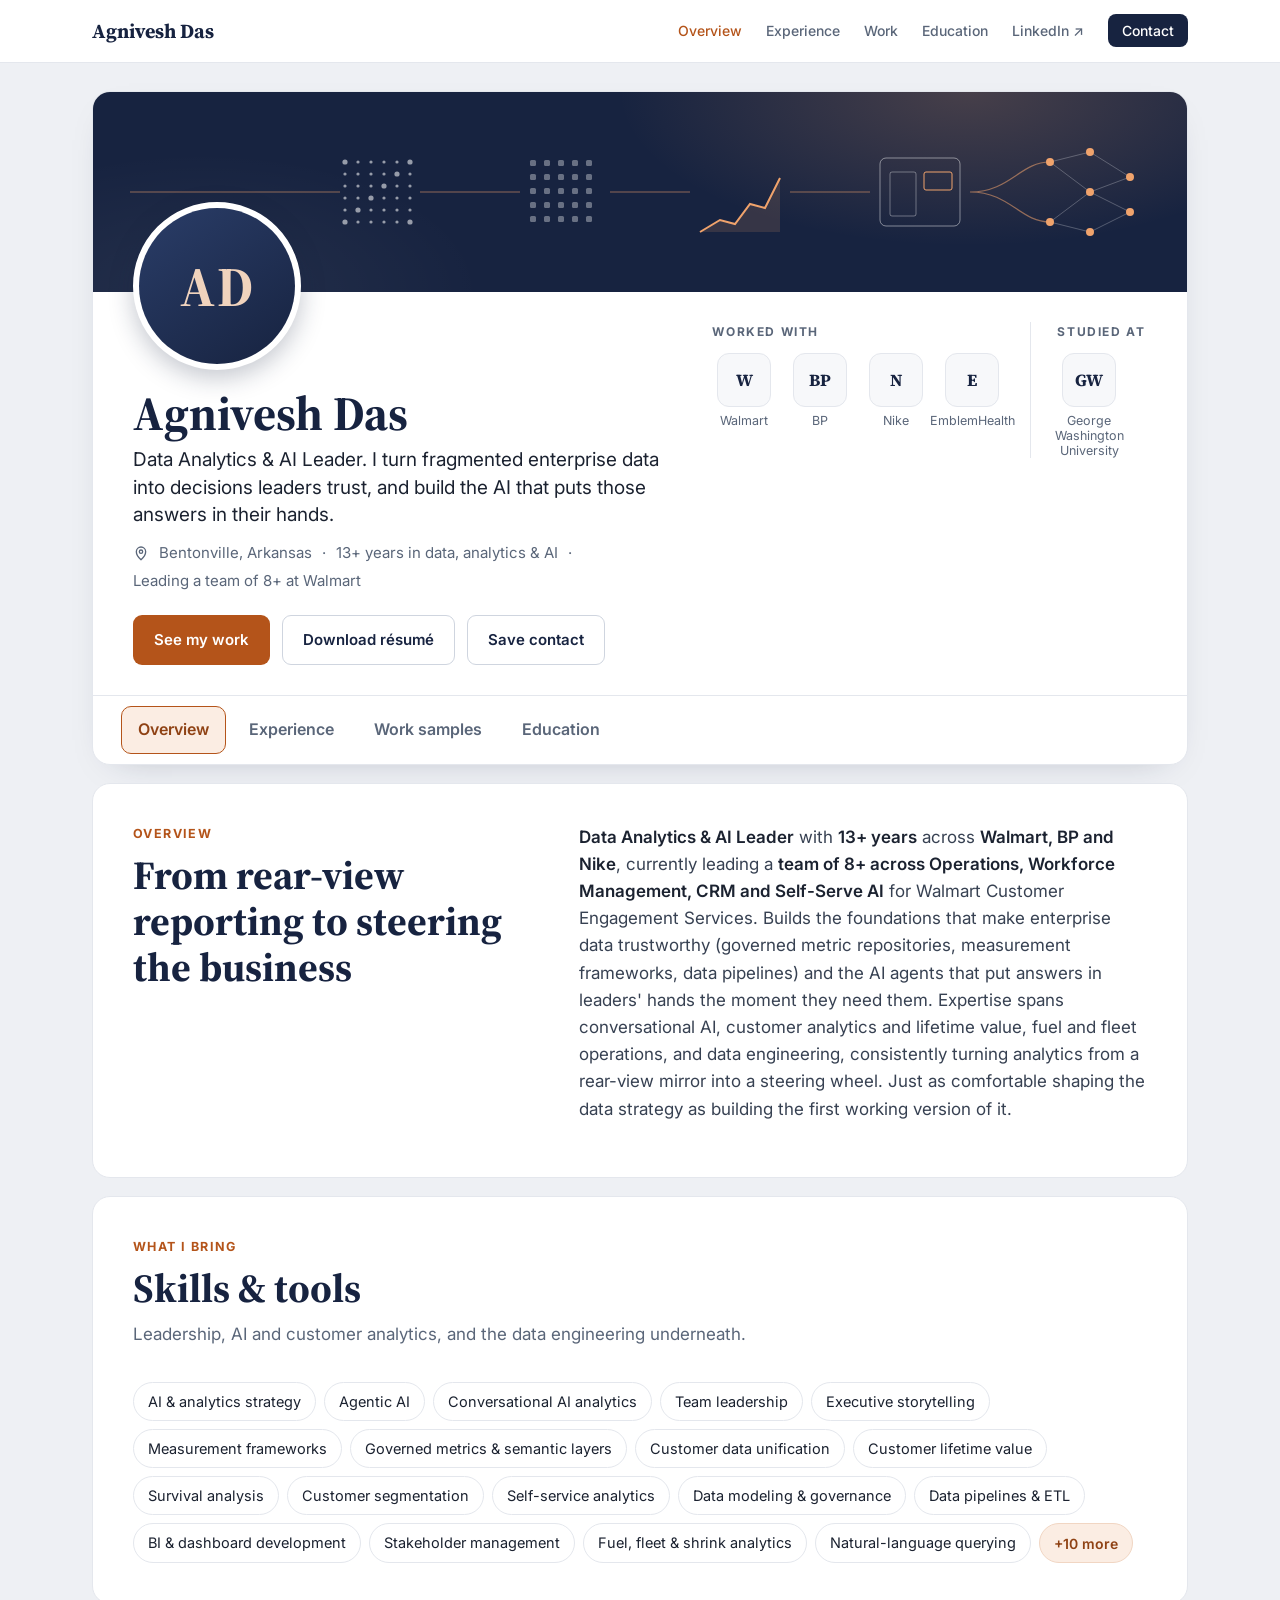
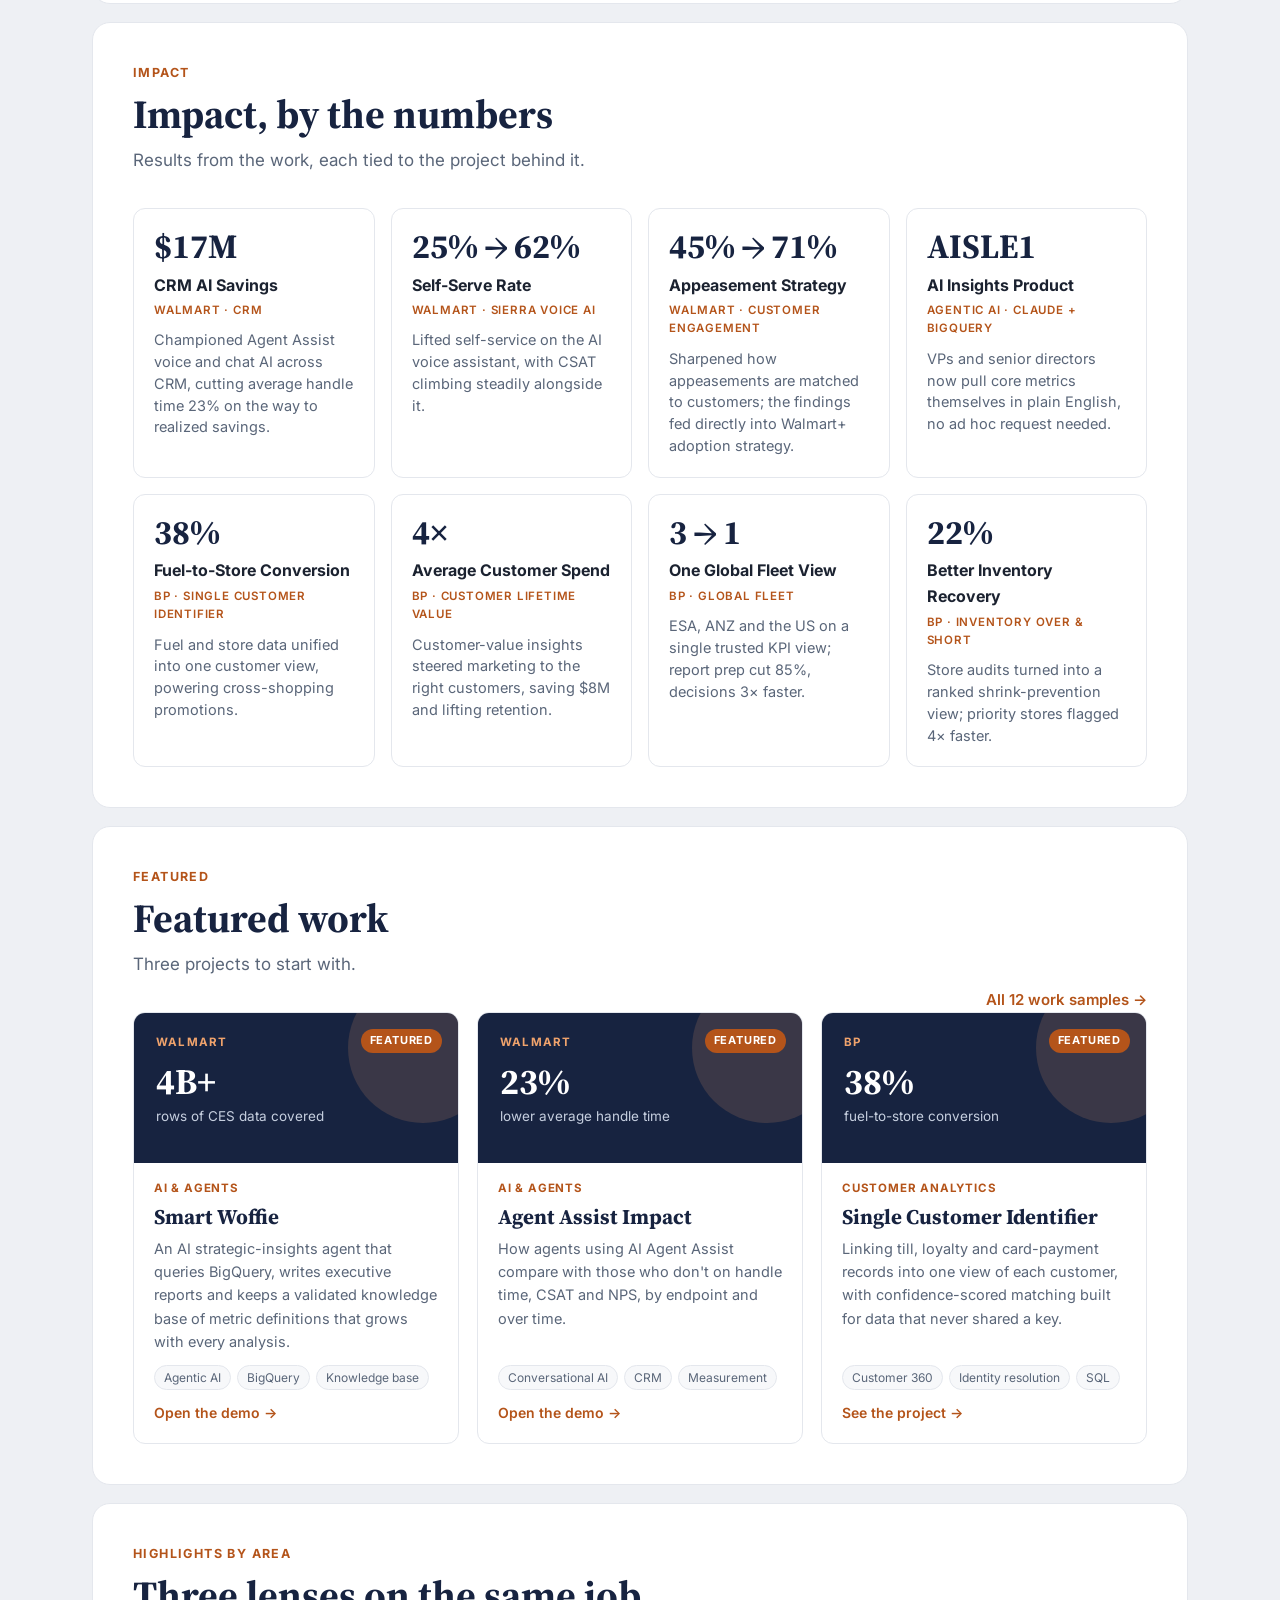
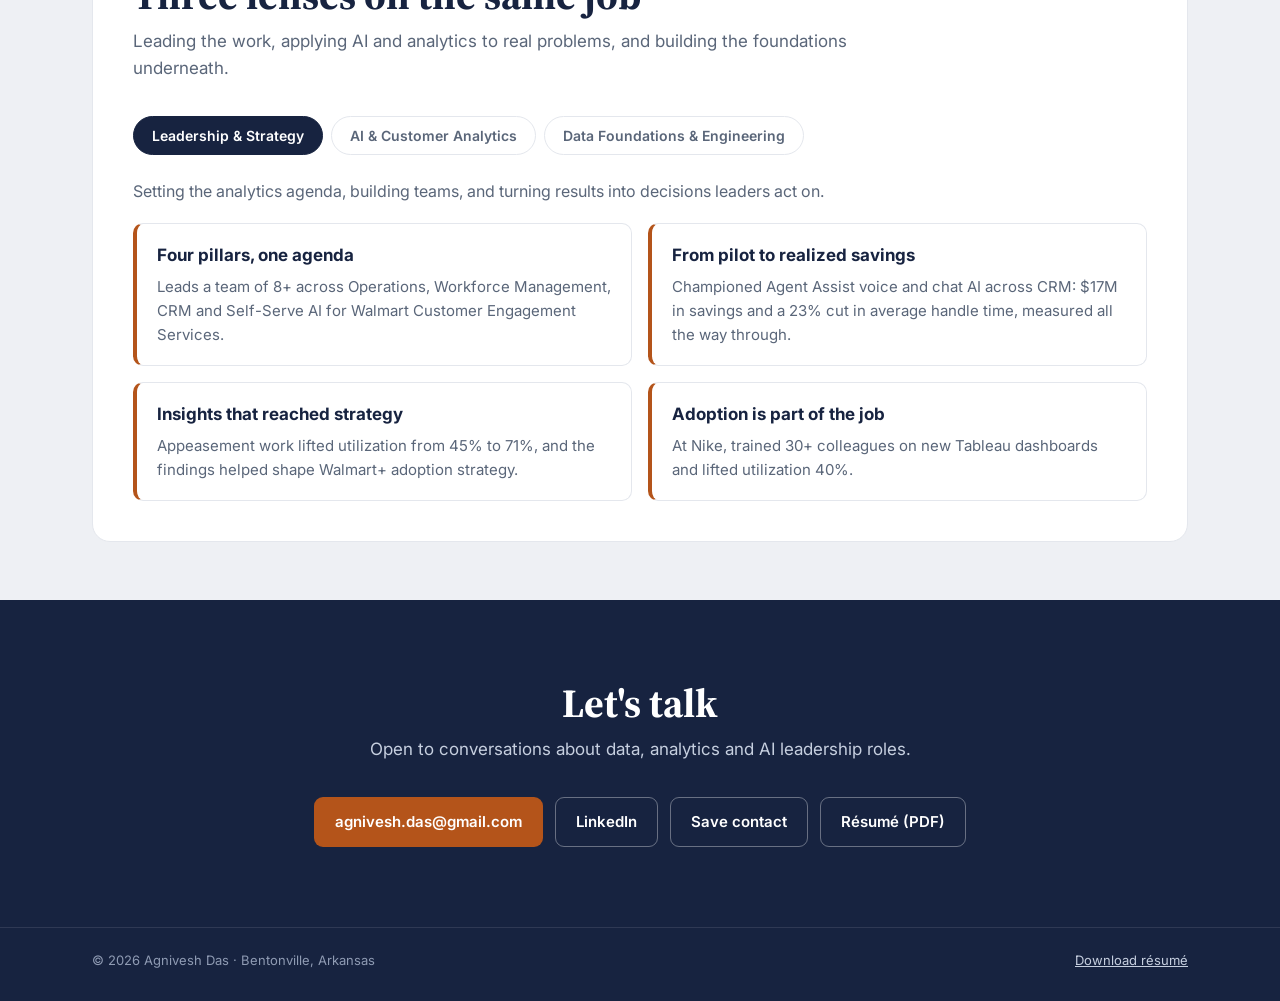
<file: index.html>
<!doctype html>
<html lang="en">
<head>
<meta charset="utf-8">
<meta name="viewport" content="width=device-width, initial-scale=1">
<title>Agnivesh Das · Data Analytics &amp; AI Leader</title>
<meta name="description" content="Agnivesh Das: I turn fragmented enterprise data into decisions leaders trust, and build the AI that puts those answers in their hands.">
<meta property="og:title" content="Agnivesh Das · Data Analytics &amp; AI Leader">
<meta property="og:description" content="I turn fragmented enterprise data into decisions leaders trust, and build the AI that puts those answers in their hands.">
<meta property="og:type" content="website">
<link rel="preconnect" href="https://fonts.googleapis.com">
<link rel="preconnect" href="https://fonts.gstatic.com" crossorigin>
<link href="https://fonts.googleapis.com/css2?family=Inter:wght@400;500;600;700&family=Source+Serif+4:opsz,wght@8..60,600;8..60,700&display=swap" rel="stylesheet">
<style>
  :root {
    --navy: #172340;
    --navy-2: #22335a;
    --ink: #1b2230;
    --muted: #5a6679;
    --faint: #8b95a6;
    --rule: #e4e7ed;
    --bg: #ffffff;
    --bg-soft: #f7f8fa;
    --accent: #b4541a;        /* copper */
    --accent-ink: #8f4214;
    --accent-soft: #fbede3;
    --accent-bright: #f0a36c; /* for use on navy */
    --radius: 12px;
    --max: 1140px;
  }
  * { box-sizing: border-box; }
  html { scroll-behavior: smooth; }
  html, body { overflow-x: clip; }
  body {
    margin: 0; background: var(--bg); color: var(--ink);
    font-family: "Inter", system-ui, -apple-system, "Segoe UI", sans-serif; font-size: 16px; line-height: 1.6;
  }
  a { color: var(--accent); }
  b { font-weight: 600; }
  .wrap { max-width: var(--max); margin: 0 auto; padding: 0 22px; }
  .serif { font-family: "Source Serif 4", Georgia, serif; }

  /* Scroll progress */
  #progress { position: fixed; top: 0; left: 0; height: 3px; width: 0; background: var(--accent); z-index: 30; }

  /* Nav */
  .nav { position: sticky; top: 0; z-index: 20; background: rgba(255,255,255,.96); backdrop-filter: blur(8px); border-bottom: 1px solid var(--rule); }
  .nav .wrap { display: flex; align-items: center; justify-content: space-between; height: 62px; gap: 16px; }
  .brand { font-family: "Source Serif 4", Georgia, serif; font-weight: 700; font-size: 20px; color: var(--navy); text-decoration: none; }
  .nav ul { list-style: none; display: flex; gap: 24px; margin: 0; padding: 0; align-items: center; }
  .nav ul a { color: var(--muted); text-decoration: none; font-size: 14px; font-weight: 500; }
  .nav ul a:hover { color: var(--navy); }
  .nav .pill { background: var(--navy); color: #fff !important; padding: 8px 14px; border-radius: 8px; }
  .menu-btn { display: none; background: none; border: 0; padding: 8px; cursor: pointer; }
  .menu-btn span { display: block; width: 22px; height: 2px; background: var(--navy); margin: 5px 0; }
  .mobile-panel { display: none; border-top: 1px solid var(--rule); background: #fff; padding: 10px 22px 16px; }
  .mobile-panel a { display: block; padding: 9px 0; color: var(--ink); text-decoration: none; font-weight: 500; }
  .mobile-panel.open { display: block; }

  /* Hero */
  .hero { position: relative; background: var(--navy); color: #fff; overflow: hidden; }
  .hero::before {
    content: ""; position: absolute; inset: 0;
    background:
      radial-gradient(600px 320px at 85% 10%, rgba(240,163,108,.18), transparent 70%),
      radial-gradient(500px 300px at 0% 100%, rgba(255,255,255,.06), transparent 70%);
  }
  .hero .wrap { position: relative; padding-top: 84px; padding-bottom: 76px; }
  .eyebrow { color: var(--accent-bright); font-weight: 600; font-size: 13px; letter-spacing: 1.4px; text-transform: uppercase; }
  .hero h1 { font-family: "Source Serif 4", Georgia, serif; font-size: clamp(42px, 7vw, 72px); line-height: 1.02; margin: 12px 0 18px; font-weight: 700; }
  .hero .line { font-size: clamp(19px, 2.4vw, 24px); max-width: 780px; margin: 0 0 30px; color: #e8ecf4; }
  .cta { display: flex; flex-wrap: wrap; gap: 12px; }
  .btn { display: inline-flex; align-items: center; gap: 8px; padding: 12px 20px; border-radius: 9px; font-weight: 600; font-size: 15px; text-decoration: none; border: 1px solid transparent; }
  .btn.primary { background: var(--accent); color: #fff; }
  .btn.primary:hover { background: var(--accent-ink); }
  .btn.light { background: transparent; color: #fff; border-color: rgba(255,255,255,.35); }
  .btn.light:hover { background: rgba(255,255,255,.08); }
  .btn.outline { color: var(--navy); border-color: var(--navy); background: #fff; }
  .btn.outline:hover { background: var(--bg-soft); }
  .hero .facts { display: flex; flex-wrap: wrap; gap: 28px; margin-top: 44px; padding-top: 26px; border-top: 1px solid rgba(255,255,255,.14); }
  .hero .facts div { font-size: 14px; color: #b9c3d6; }
  .hero .facts b { display: block; font-family: "Source Serif 4", Georgia, serif; font-size: 26px; color: #fff; font-weight: 700; }

  /* Sections */
  section { padding: 80px 0; }
  section.soft { background: var(--bg-soft); border-top: 1px solid var(--rule); border-bottom: 1px solid var(--rule); }
  .kicker { color: var(--accent); font-weight: 700; font-size: 12.5px; letter-spacing: 1.4px; text-transform: uppercase; margin: 0 0 8px; }
  h2 { font-family: "Source Serif 4", Georgia, serif; font-size: clamp(28px, 3.8vw, 40px); line-height: 1.15; margin: 0 0 10px; color: var(--navy); }
  .sub { color: var(--muted); margin: 0 0 34px; max-width: 760px; font-size: 17px; }
  .head-row { display: flex; justify-content: space-between; align-items: flex-end; gap: 20px; }

  /* Impact */
  .impact { display: grid; grid-template-columns: repeat(4, 1fr); gap: 16px; }
  .icard { background: #fff; border: 1px solid var(--rule); border-radius: var(--radius); padding: 20px; transition: box-shadow .2s, transform .2s; }
  .icard:hover { box-shadow: 0 10px 28px rgba(23,35,64,.08); transform: translateY(-2px); }
  .icard .m { font-family: "Source Serif 4", Georgia, serif; font-size: 34px; font-weight: 700; color: var(--navy); line-height: 1.05; }
  .icard .l { font-weight: 700; margin-top: 8px; color: var(--ink); }
  .icard .t { font-size: 11.5px; letter-spacing: .8px; text-transform: uppercase; color: var(--accent); font-weight: 600; margin-top: 3px; }
  .icard .d { font-size: 14.5px; color: var(--muted); margin-top: 10px; line-height: 1.5; }

  /* About */
  .about { display: grid; grid-template-columns: 1fr 1.4fr; gap: 48px; align-items: start; }
  .about p:not(.kicker) { color: #374152; font-size: 17px; margin: 0 0 14px; }
  .about p b { color: var(--ink); }

  /* Lenses (tabs) */
  .tabs { display: flex; gap: 8px; flex-wrap: wrap; margin-bottom: 24px; }
  .tab { border: 1px solid var(--rule); background: #fff; color: var(--muted); padding: 10px 18px; border-radius: 99px; font: 600 14px "Inter", sans-serif; cursor: pointer; }
  .tab[aria-selected="true"] { background: var(--navy); border-color: var(--navy); color: #fff; }
  .panel { display: none; }
  .panel.active { display: block; }
  .panel .blurb { color: var(--muted); margin: 0 0 18px; }
  .lgrid { display: grid; grid-template-columns: repeat(2, 1fr); gap: 16px; }
  .lcard { background: #fff; border: 1px solid var(--rule); border-left: 4px solid var(--accent); border-radius: 10px; padding: 18px 20px; }
  .lcard h3 { margin: 0 0 6px; font-size: 17px; color: var(--navy); }
  .lcard p { margin: 0; color: var(--muted); font-size: 15px; }

  /* Timeline */
  .timeline { position: relative; margin-left: 8px; }
  .timeline::before { content: ""; position: absolute; left: 0; top: 6px; bottom: 6px; width: 2px; background: var(--rule); }
  .tl { position: relative; padding: 0 0 30px 32px; }
  .tl::before { content: ""; position: absolute; left: -6px; top: 6px; width: 14px; height: 14px; border-radius: 50%; background: #fff; border: 3px solid var(--accent); }
  .tl .when { font-size: 13px; color: var(--faint); font-weight: 600; letter-spacing: .4px; }
  .tl h3 { margin: 2px 0 0; font-size: 18px; color: var(--navy); }
  .tl .org { color: var(--accent); font-weight: 600; font-size: 14.5px; }
  .tl ul { margin: 10px 0 0; padding-left: 18px; }
  .tl li { color: var(--muted); margin-bottom: 7px; font-size: 15.5px; }
  .tl li b { color: var(--ink); }

  /* Education */
  .edu { display: grid; grid-template-columns: repeat(2, 1fr); gap: 16px; }
  .ecard { background: #fff; border: 1px solid var(--rule); border-radius: 10px; padding: 18px 20px; }
  .ecard b { display: block; color: var(--navy); }
  .ecard span { color: var(--muted); font-size: 15px; }

  /* Contact */
  .contact { background: var(--navy); color: #fff; text-align: center; }
  .contact h2 { color: #fff; }
  .contact .sub { color: #c6cfdf; margin-left: auto; margin-right: auto; }
  .contact .cta { justify-content: center; }
  footer { background: var(--navy); border-top: 1px solid rgba(255,255,255,.1); color: #8f9bb3; font-size: 13px; padding: 22px 0 30px; }
  footer .wrap { display: flex; justify-content: space-between; gap: 12px; flex-wrap: wrap; }


  /* Hero layout + photo slot */
  .hero-grid { display: grid; grid-template-columns: 1fr 260px; gap: 48px; align-items: center; }
  .hero .intro { font-size: 16.5px; color: #c6cfdf; max-width: 680px; margin: -12px 0 26px; }
  .photo { width: 240px; height: 240px; border-radius: 50%; overflow: hidden; border: 3px solid rgba(240,163,108,.55); box-shadow: 0 0 0 10px rgba(255,255,255,.04); justify-self: end; }
  .photo img { width: 100%; height: 100%; object-fit: cover; display: block; }
  .photo .mono { width: 100%; height: 100%; display: grid; place-items: center; background: linear-gradient(145deg, #2a3d68, #172340); font: 700 76px "Source Serif 4", Georgia, serif; color: #f0d3bd; letter-spacing: 2px; }
  .worked { display: flex; flex-wrap: wrap; align-items: center; gap: 10px 22px; margin-top: 38px; padding-top: 24px; border-top: 1px solid rgba(255,255,255,.14); }
  .worked small { color: #8f9bb3; font-size: 12px; letter-spacing: 1.2px; text-transform: uppercase; font-weight: 600; }
  .worked span { font-family: "Source Serif 4", Georgia, serif; font-weight: 700; font-size: 19px; color: #fff; }
  .worked .edu-badge { font-family: "Inter", sans-serif; font-size: 13px; font-weight: 600; color: var(--accent-bright); border: 1px solid rgba(240,163,108,.45); padding: 4px 11px; border-radius: 99px; }

  /* What I bring */
  .skills { display: flex; flex-wrap: wrap; gap: 8px; }
  .skill { background: #fff; border: 1px solid var(--rule); border-radius: 99px; padding: 7px 14px; font-size: 14.5px; color: var(--ink); }
  .skill.more { display: none; }
  .skills.open .skill.more { display: inline-block; }
  .skill-toggle { background: var(--accent-soft); color: var(--accent-ink); border: 1px solid #f1d6c3; border-radius: 99px; padding: 7px 14px; font: 600 14px "Inter", sans-serif; cursor: pointer; }

  /* Featured + work cards */
  .fgrid { display: grid; grid-template-columns: repeat(3, 1fr); gap: 18px; }
  .wgrid { display: grid; grid-template-columns: repeat(3, 1fr); gap: 18px; }
  .sample { background: #fff; border: 1px solid var(--rule); border-radius: var(--radius); overflow: hidden; text-decoration: none; color: inherit; display: flex; flex-direction: column; transition: box-shadow .2s, transform .2s; }
  .sample:hover { box-shadow: 0 12px 30px rgba(23,35,64,.10); transform: translateY(-3px); }
  .sample[hidden] { display: none; }
  .thumb { background: var(--navy); color: #fff; padding: 20px 22px 18px; position: relative; overflow: hidden; min-height: 132px; }
  .thumb::after { content: ""; position: absolute; right: -40px; top: -40px; width: 150px; height: 150px; border-radius: 50%; background: rgba(240,163,108,.16); }
  .thumb .co { font-size: 11.5px; letter-spacing: 1.2px; text-transform: uppercase; color: var(--accent-bright); font-weight: 700; }
  .thumb .big { font-family: "Source Serif 4", Georgia, serif; font-size: 36px; font-weight: 700; margin-top: 12px; line-height: 1; }
  .thumb .bl { color: #c6cfdf; font-size: 13.5px; margin-top: 6px; }
  .feat .thumb { min-height: 150px; }
  .feat .badge { position: absolute; top: 16px; right: 16px; z-index: 1; font-size: 11px; font-weight: 700; letter-spacing: .8px; text-transform: uppercase; background: var(--accent); color: #fff; padding: 3px 9px; border-radius: 99px; }
  .sbody { padding: 16px 20px 18px; display: flex; flex-direction: column; flex: 1; }
  .cat { font-size: 11.5px; font-weight: 700; letter-spacing: .8px; text-transform: uppercase; color: var(--accent); margin-bottom: 6px; }
  .sbody h3 { font-family: "Source Serif 4", Georgia, serif; font-size: 21px; margin: 0 0 8px; color: var(--navy); line-height: 1.2; }
  .sbody p { color: var(--muted); font-size: 14.5px; margin: 0 0 12px; flex: 1; }
  .tags { display: flex; flex-wrap: wrap; gap: 6px; }
  .tag { font-size: 12px; background: var(--bg-soft); border: 1px solid var(--rule); color: var(--muted); padding: 2px 9px; border-radius: 99px; }
  .go { margin-top: 12px; font-weight: 600; font-size: 14px; color: var(--accent); }
  .all-link { font-weight: 600; font-size: 15px; color: var(--accent); text-decoration: none; white-space: nowrap; }
  .filters { display: flex; flex-wrap: wrap; gap: 8px; margin-bottom: 22px; }
  .chip { border: 1px solid var(--rule); background: #fff; color: var(--muted); padding: 8px 15px; border-radius: 99px; font: 600 14px "Inter", sans-serif; cursor: pointer; }
  .chip span { color: var(--faint); font-weight: 500; margin-left: 4px; }
  .chip[aria-pressed="true"] { background: var(--navy); border-color: var(--navy); color: #fff; }
  .chip[aria-pressed="true"] span { color: #b9c3d6; }
  .sub-h { font: 700 13px "Inter", sans-serif; letter-spacing: 1px; text-transform: uppercase; color: var(--faint); margin: 0 0 14px; }

  /* Experience grouped by employer */
  .emp { display: grid; grid-template-columns: 230px 1fr; gap: 28px; padding: 28px 0; border-top: 1px solid var(--rule); }
  .emp:first-of-type { border-top: 0; padding-top: 4px; }
  .emp[hidden] { display: none; }
  .emp-name { font-family: "Source Serif 4", Georgia, serif; font-size: 24px; font-weight: 700; color: var(--navy); line-height: 1.15; }
  .emp-meta { color: var(--faint); font-size: 14px; margin-top: 6px; }
  .role { position: relative; padding: 0 0 22px 26px; }
  .role:last-child { padding-bottom: 0; }
  .role::before { content: ""; position: absolute; left: 0; top: 7px; width: 11px; height: 11px; border-radius: 50%; border: 3px solid var(--accent); background: #fff; }
  .role::after { content: ""; position: absolute; left: 6px; top: 22px; bottom: 2px; width: 2px; background: var(--rule); }
  .role:last-child::after { display: none; }
  .role h3 { margin: 0; font-size: 17.5px; color: var(--navy); }
  .role .when { font-size: 13.5px; color: var(--faint); font-weight: 600; margin-top: 2px; }
  .role .ctx { color: var(--accent-ink); font-size: 14px; margin-top: 6px; }
  .role p { color: var(--muted); font-size: 15px; margin: 6px 0 0; }
  .role p b { color: var(--ink); font-weight: 600; }
  .more-roles { margin-top: 18px; background: #fff; border: 1px solid var(--rule); border-radius: 99px; padding: 9px 18px; font: 600 14px "Inter", sans-serif; color: var(--navy); cursor: pointer; }
  .more-roles:hover { border-color: var(--navy); }


  /* ---- Profile card + tabbed sections (one section visible at a time) ---- */
  body { background: #eef0f4; }
  .page { max-width: 1140px; margin: 0 auto; padding: 0 22px; }
  .profile { background: #fff; border: 1px solid var(--rule); border-radius: 18px; overflow: hidden; margin-top: 28px; box-shadow: 0 12px 36px -24px rgba(23,35,64,.35); }
  .banner { position: relative; height: 200px; background: var(--navy); overflow: hidden; }
  .banner::before { content: ""; position: absolute; inset: 0; background: radial-gradient(500px 220px at 80% 0%, rgba(240,163,108,.22), transparent 70%), radial-gradient(400px 200px at 10% 100%, rgba(255,255,255,.06), transparent 70%); }
  .banner svg { position: absolute; inset: 0; width: 100%; height: 100%; }
  .pbody { position: relative; display: grid; grid-template-columns: 1.25fr 1fr; gap: 36px; padding: 0 40px 30px; }
  .avatar { width: 168px; height: 168px; border-radius: 50%; border: 6px solid #fff; margin-top: -90px; overflow: hidden; background: #fff; box-shadow: 0 8px 24px rgba(23,35,64,.25); position: relative; z-index: 1; }
  .avatar img { width: 100%; height: 100%; object-fit: cover; display: block; }
  .avatar .mono { width: 100%; height: 100%; display: grid; place-items: center; background: linear-gradient(145deg, #2a3d68, #172340); font: 700 56px "Source Serif 4", Georgia, serif; color: #f0d3bd; letter-spacing: 2px; }
  .pbody h1 { font-family: "Source Serif 4", Georgia, serif; font-size: clamp(34px, 4.6vw, 48px); line-height: 1.05; color: var(--navy); margin: 18px 0 8px; }
  .pbody .headline { font-size: 19px; color: var(--ink); margin: 0 0 12px; line-height: 1.45; }
  .pbody .pitch { color: var(--muted); font-size: 16.5px; margin: 0 0 16px; line-height: 1.65; }
  .pbody .meta { color: var(--muted); font-size: 15px; display: flex; flex-wrap: wrap; gap: 4px 10px; align-items: center; margin-bottom: 22px; }
  .pbody .meta svg { width: 16px; height: 16px; flex: none; }
  .pbody .cta .btn.primary { background: var(--accent); color: #fff; }
  .btn.ghost { background: #fff; color: var(--navy); border-color: #cfd5df; }
  .btn.ghost:hover { border-color: var(--navy); }
  .orgs { display: flex; gap: 26px; padding-top: 30px; align-self: start; }
  .orgs .grp + .grp { border-left: 1px solid var(--rule); padding-left: 26px; }
  .orgs h4 { margin: 0 0 12px; font-size: 12px; letter-spacing: 1.6px; text-transform: uppercase; color: var(--muted); font-weight: 700; }
  .tiles { display: flex; flex-wrap: wrap; gap: 12px; }
  .otile { display: flex; flex-direction: column; align-items: center; gap: 6px; width: 64px; }
  .otile i { width: 54px; height: 54px; border-radius: 12px; border: 1px solid var(--rule); background: var(--bg-soft); display: grid; place-items: center; font: 700 17px "Source Serif 4", Georgia, serif; font-style: normal; color: var(--navy); }
  .otile span { font-size: 12.5px; color: var(--muted); text-align: center; line-height: 1.2; }
  .tabbar { display: flex; gap: 6px; border-top: 1px solid var(--rule); padding: 10px 28px; overflow-x: auto; scrollbar-width: none; scroll-margin-top: 70px; }
  .tabbar::-webkit-scrollbar { display: none; }
  .tabbar a { flex: none; padding: 10px 16px; border-radius: 10px; color: var(--muted); text-decoration: none; font-weight: 600; font-size: 16px; border: 1.5px solid transparent; }
  .tabbar a:hover { color: var(--navy); background: var(--bg-soft); }
  .tabbar a[aria-selected="true"] { color: var(--accent-ink); border-color: var(--accent); background: var(--accent-soft); }
  .nav ul a[aria-current="true"] { color: var(--accent); }
  .panels { padding: 18px 0 40px; }
  .js [data-panel][hidden] { display: none; }
  section.block { padding: 0; margin: 0 0 18px; }
  section.block > .wrap { background: #fff; border: 1px solid var(--rule); border-radius: 18px; padding: 40px; max-width: none; }
  section.block .about { gap: 40px; }
  .contact { margin-top: 0; }

  @media (max-width: 980px) {
    .impact { grid-template-columns: repeat(2, 1fr); }
    .about { grid-template-columns: 1fr; gap: 10px; }
    .fgrid, .wgrid { grid-template-columns: repeat(2, 1fr); }
    .hero-grid { grid-template-columns: 1fr 190px; gap: 28px; }
    .photo { width: 180px; height: 180px; } .photo .mono { font-size: 58px; }
    .nav ul { gap: 16px; }
  }
  @media (max-width: 760px) {
    .nav ul { display: none; }
    .menu-btn { display: block; }
    .hero .wrap { padding-top: 44px; padding-bottom: 50px; }
    .hero-grid { grid-template-columns: 1fr; }
    .photo { order: -1; justify-self: start; width: 112px; height: 112px; border-width: 2px; } .photo .mono { font-size: 38px; }
    section { padding: 58px 0; }
    .impact, .lgrid, .edu, .fgrid, .wgrid { grid-template-columns: 1fr; }
    .emp { grid-template-columns: 1fr; gap: 14px; }
    .head-row { flex-direction: column; align-items: flex-start; gap: 0; }
    .head-row .all-link { margin: -18px 0 22px; }
  }
  @media (max-width: 980px) {
    .pbody { grid-template-columns: 1fr; gap: 0; }
    .orgs { padding-top: 18px; }
  }
  @media (max-width: 760px) {
    .page { padding: 0 12px; }
    .profile { margin-top: 12px; border-radius: 14px; }
    .banner { height: 130px; }
    .pbody { padding: 0 20px 22px; }
    .avatar { width: 112px; height: 112px; margin-top: -60px; border-width: 4px; }
    .avatar .mono { font-size: 38px; }
    .orgs { flex-direction: column; gap: 16px; }
    .orgs .grp + .grp { border-left: 0; padding-left: 0; }
    .tabbar { padding: 8px 12px; }
    .tabbar a { font-size: 15px; padding: 9px 13px; }
    section.block > .wrap { padding: 26px 20px; border-radius: 14px; }
  }
</style>
</head>
<body>
<div id="progress"></div>

<nav class="nav">
  <div class="wrap">
    <a class="brand" href="#overview">Agnivesh Das</a>
    <ul>
      <li><a href="#overview" data-tab-link="overview">Overview</a></li>
      <li><a href="#experience" data-tab-link="experience">Experience</a></li>
      <li><a href="#work" data-tab-link="work">Work</a></li>
      <li><a href="#education" data-tab-link="education">Education</a></li>
      <li><a href="https://www.linkedin.com/in/agnivesh-das/" target="_blank" rel="noopener">LinkedIn ↗</a></li>
      <li><a class="pill" href="#contact">Contact</a></li>
    </ul>
    <button class="menu-btn" id="menuBtn" aria-label="Open menu" aria-expanded="false"><span></span><span></span><span></span></button>
  </div>
  <div class="mobile-panel" id="mobilePanel">
    <a href="#overview">Overview</a><a href="#experience">Experience</a><a href="#work">Work</a><a href="#education">Education</a>
    <a href="#contact">Contact</a><a href="https://www.linkedin.com/in/agnivesh-das/" target="_blank" rel="noopener">LinkedIn ↗</a>
  </div>
</nav>

<div class="page">
  <!-- Profile card -->
  <header class="profile" id="top">
    <div class="banner">
      <svg viewBox="0 0 1100 200" preserveAspectRatio="xMidYMid slice" aria-hidden="true">
        <g fill="none" stroke="rgba(240,163,108,.55)" stroke-width="1.2"><path d="M40 100 H250"/><path d="M330 100 H430"/><path d="M520 100 H600"/><path d="M700 100 H780"/><path d="M880 100 C 920 100, 930 70, 960 70 M880 100 C 920 100, 930 130, 960 130"/></g>
        <g fill="rgba(255,255,255,.55)"><circle cx="255" cy="70" r="2.6"/><circle cx="268" cy="70" r="1.6"/><circle cx="281" cy="70" r="1.6"/><circle cx="294" cy="70" r="1.6"/><circle cx="307" cy="70" r="1.6"/><circle cx="320" cy="70" r="2.6"/><circle cx="255" cy="82" r="1.6"/><circle cx="268" cy="82" r="1.6"/><circle cx="281" cy="82" r="1.6"/><circle cx="294" cy="82" r="1.6"/><circle cx="307" cy="82" r="2.6"/><circle cx="320" cy="82" r="1.6"/><circle cx="255" cy="94" r="1.6"/><circle cx="268" cy="94" r="1.6"/><circle cx="281" cy="94" r="1.6"/><circle cx="294" cy="94" r="2.6"/><circle cx="307" cy="94" r="1.6"/><circle cx="320" cy="94" r="1.6"/><circle cx="255" cy="106" r="1.6"/><circle cx="268" cy="106" r="1.6"/><circle cx="281" cy="106" r="2.6"/><circle cx="294" cy="106" r="1.6"/><circle cx="307" cy="106" r="1.6"/><circle cx="320" cy="106" r="1.6"/><circle cx="255" cy="118" r="1.6"/><circle cx="268" cy="118" r="2.6"/><circle cx="281" cy="118" r="1.6"/><circle cx="294" cy="118" r="1.6"/><circle cx="307" cy="118" r="1.6"/><circle cx="320" cy="118" r="1.6"/><circle cx="255" cy="130" r="2.6"/><circle cx="268" cy="130" r="1.6"/><circle cx="281" cy="130" r="1.6"/><circle cx="294" cy="130" r="1.6"/><circle cx="307" cy="130" r="1.6"/><circle cx="320" cy="130" r="2.6"/></g>
        <g fill="rgba(255,255,255,.35)"><rect x="440" y="68" width="6" height="6" rx="1.5"/><rect x="454" y="68" width="6" height="6" rx="1.5"/><rect x="468" y="68" width="6" height="6" rx="1.5"/><rect x="482" y="68" width="6" height="6" rx="1.5"/><rect x="496" y="68" width="6" height="6" rx="1.5"/><rect x="440" y="82" width="6" height="6" rx="1.5"/><rect x="454" y="82" width="6" height="6" rx="1.5"/><rect x="468" y="82" width="6" height="6" rx="1.5"/><rect x="482" y="82" width="6" height="6" rx="1.5"/><rect x="496" y="82" width="6" height="6" rx="1.5"/><rect x="440" y="96" width="6" height="6" rx="1.5"/><rect x="454" y="96" width="6" height="6" rx="1.5"/><rect x="468" y="96" width="6" height="6" rx="1.5"/><rect x="482" y="96" width="6" height="6" rx="1.5"/><rect x="496" y="96" width="6" height="6" rx="1.5"/><rect x="440" y="110" width="6" height="6" rx="1.5"/><rect x="454" y="110" width="6" height="6" rx="1.5"/><rect x="468" y="110" width="6" height="6" rx="1.5"/><rect x="482" y="110" width="6" height="6" rx="1.5"/><rect x="496" y="110" width="6" height="6" rx="1.5"/><rect x="440" y="124" width="6" height="6" rx="1.5"/><rect x="454" y="124" width="6" height="6" rx="1.5"/><rect x="468" y="124" width="6" height="6" rx="1.5"/><rect x="482" y="124" width="6" height="6" rx="1.5"/><rect x="496" y="124" width="6" height="6" rx="1.5"/></g>
        <path d="M610 140 L630 128 L645 132 L660 112 L675 116 L690 86" stroke="#f0a36c" stroke-width="2" fill="none"/><path d="M610 140 L630 128 L645 132 L660 112 L675 116 L690 86 V140 Z" fill="rgba(240,163,108,.14)"/>
        <rect x="790" y="66" width="80" height="68" rx="6" fill="none" stroke="rgba(255,255,255,.45)"/><rect x="800" y="80" width="26" height="44" rx="2" fill="none" stroke="rgba(255,255,255,.35)"/><rect x="834" y="80" width="28" height="18" rx="2" fill="none" stroke="#f0a36c"/>
        <g stroke="rgba(255,255,255,.25)"><line x1="960" y1="70" x2="1000" y2="60"/><line x1="960" y1="70" x2="1000" y2="100"/><line x1="960" y1="130" x2="1000" y2="100"/><line x1="960" y1="130" x2="1000" y2="140"/><line x1="1000" y1="60" x2="1040" y2="85"/><line x1="1000" y1="100" x2="1040" y2="85"/><line x1="1000" y1="100" x2="1040" y2="120"/><line x1="1000" y1="140" x2="1040" y2="120"/></g>
        <g fill="#f0a36c"><circle cx="960" cy="70" r="4"/><circle cx="960" cy="130" r="4"/><circle cx="1000" cy="60" r="4"/><circle cx="1000" cy="100" r="4"/><circle cx="1000" cy="140" r="4"/><circle cx="1040" cy="85" r="4"/><circle cx="1040" cy="120" r="4"/></g>
      </svg>
    </div>
    <div class="pbody">
      <div>
        <!-- Photo: set SITE["photo"] in site_content.py; initials show until then. -->
        <div class="avatar"><div class="mono" aria-label="Agnivesh Das">AD</div></div>
        <h1>Agnivesh Das</h1>
        <p class="headline">Data Analytics &amp; AI Leader. I turn fragmented enterprise data into decisions leaders trust, and build the AI that puts those answers in their hands.</p>
        <div class="meta">
          <svg viewBox="0 0 24 24" fill="none" stroke="currentColor" stroke-width="2"><path d="M12 22s7-6.2 7-12a7 7 0 1 0-14 0c0 5.8 7 12 7 12z"/><circle cx="12" cy="10" r="2.5"/></svg>
          <span>Bentonville, Arkansas</span><span>·</span><span>13+ years in data, analytics &amp; AI</span><span>·</span><span>Leading a team of 8+ at Walmart</span>
        </div>
        <div class="cta">
          <a class="btn primary" href="#work">See my work</a>
          <a class="btn ghost" href="Agnivesh_Das_Resume.pdf" download>Download résumé</a>
          <a class="btn ghost" href="Agnivesh_Das.vcf" download>Save contact</a>
        </div>
      </div>
      <div class="orgs">
        <div class="grp"><h4>Worked with</h4><div class="tiles"><div class="otile"><i>W</i><span>Walmart</span></div><div class="otile"><i>BP</i><span>BP</span></div><div class="otile"><i>N</i><span>Nike</span></div><div class="otile"><i>E</i><span>EmblemHealth</span></div></div></div>
        <div class="grp"><h4>Studied at</h4><div class="tiles"><div class="otile"><i>GW</i><span>George Washington University</span></div></div></div>
      </div>
    </div>
    <nav class="tabbar" id="tabbar" role="tablist" aria-label="Sections">
      <a href="#overview" role="tab" data-tab="overview" aria-selected="true">Overview</a>
      <a href="#experience" role="tab" data-tab="experience" aria-selected="false">Experience</a>
      <a href="#work" role="tab" data-tab="work" aria-selected="false">Work samples</a>
      <a href="#education" role="tab" data-tab="education" aria-selected="false">Education</a>
    </nav>
  </header>



  <main class="panels">
    <div data-panel="overview" id="overview" role="tabpanel">
<section class="block" id="about">
  <div class="wrap about">
    <div>
      <p class="kicker">Overview</p>
      <h2>From rear-view reporting to steering the business</h2>
    </div>
    <div><p><b>Data Analytics & AI Leader</b> with <b>13+ years</b> across <b>Walmart, BP and Nike</b>, currently leading a <b>team of 8+ across Operations, Workforce Management, CRM and Self-Serve AI</b> for Walmart Customer Engagement Services. Builds the foundations that make enterprise data trustworthy (governed metric repositories, measurement frameworks, data pipelines) and the AI agents that put answers in leaders' hands the moment they need them. Expertise spans conversational AI, customer analytics and lifetime value, fuel and fleet operations, and data engineering, consistently turning analytics from a rear-view mirror into a steering wheel. Just as comfortable shaping the data strategy as building the first working version of it.</p></div>
  </div>
</section>
<section class="block" id="skills">
  <div class="wrap">
    <p class="kicker">What I bring</p>
    <h2>Skills &amp; tools</h2>
    <p class="sub">Leadership, AI and customer analytics, and the data engineering underneath.</p>
    <div class="skills" id="skills-list">
      <span class="skill">AI &amp; analytics strategy</span><span class="skill">Agentic AI</span><span class="skill">Conversational AI analytics</span><span class="skill">Team leadership</span><span class="skill">Executive storytelling</span><span class="skill">Measurement frameworks</span><span class="skill">Governed metrics &amp; semantic layers</span><span class="skill">Customer data unification</span><span class="skill">Customer lifetime value</span><span class="skill">Survival analysis</span><span class="skill">Customer segmentation</span><span class="skill">Self-service analytics</span><span class="skill">Data modeling &amp; governance</span><span class="skill">Data pipelines &amp; ETL</span><span class="skill">BI &amp; dashboard development</span><span class="skill">Stakeholder management</span><span class="skill">Fuel, fleet &amp; shrink analytics</span><span class="skill">Natural-language querying</span><span class="skill more">SQL</span><span class="skill more">Python</span><span class="skill more">PySpark</span><span class="skill more">BigQuery</span><span class="skill more">AWS</span><span class="skill more">Teradata</span><span class="skill more">Palantir Foundry</span><span class="skill more">Tableau</span><span class="skill more">Power BI</span><span class="skill more">Claude</span>
      <button class="skill-toggle" id="skillsBtn" aria-expanded="false">+10 more</button>
    </div>
  </div>
</section>
<section class="block" id="impact">
  <div class="wrap">
    <p class="kicker">Impact</p>
    <h2>Impact, by the numbers</h2>
    <p class="sub">Results from the work, each tied to the project behind it.</p>
    <div class="impact">
      
      <div class="icard"><div class="m">$17M</div><div class="l">CRM AI Savings</div><div class="t">Walmart · CRM</div><div class="d">Championed Agent Assist voice and chat AI across CRM, cutting average handle time 23% on the way to realized savings.</div></div>
      
      <div class="icard"><div class="m">25% → 62%</div><div class="l">Self-Serve Rate</div><div class="t">Walmart · Sierra Voice AI</div><div class="d">Lifted self-service on the AI voice assistant, with CSAT climbing steadily alongside it.</div></div>
      
      <div class="icard"><div class="m">45% → 71%</div><div class="l">Appeasement Strategy</div><div class="t">Walmart · Customer Engagement</div><div class="d">Sharpened how appeasements are matched to customers; the findings fed directly into Walmart+ adoption strategy.</div></div>
      
      <div class="icard"><div class="m">AISLE1</div><div class="l">AI Insights Product</div><div class="t">Agentic AI · Claude + BigQuery</div><div class="d">VPs and senior directors now pull core metrics themselves in plain English, no ad hoc request needed.</div></div>
      
      <div class="icard"><div class="m">38%</div><div class="l">Fuel-to-Store Conversion</div><div class="t">BP · Single Customer Identifier</div><div class="d">Fuel and store data unified into one customer view, powering cross-shopping promotions.</div></div>
      
      <div class="icard"><div class="m">4×</div><div class="l">Average Customer Spend</div><div class="t">BP · Customer Lifetime Value</div><div class="d">Customer-value insights steered marketing to the right customers, saving $8M and lifting retention.</div></div>
      
      <div class="icard"><div class="m">3 → 1</div><div class="l">One Global Fleet View</div><div class="t">BP · Global Fleet</div><div class="d">ESA, ANZ and the US on a single trusted KPI view; report prep cut 85%, decisions 3× faster.</div></div>
      
      <div class="icard"><div class="m">22%</div><div class="l">Better Inventory Recovery</div><div class="t">BP · Inventory Over &amp; Short</div><div class="d">Store audits turned into a ranked shrink-prevention view; priority stores flagged 4× faster.</div></div>
      
    </div>
  </div>
</section>
<section class="block" id="featured">
  <div class="wrap">
    <div class="head-row">
      <div><p class="kicker">Featured</p><h2>Featured work</h2><p class="sub">Three projects to start with.</p></div>
      <a class="all-link" href="#work">All 12 work samples →</a>
    </div>
    <div class="fgrid"><a class="sample feat" href="https://agnidas31.github.io/Smart-Woofie-Walmart/" data-cat="AI &amp; agents">
  <div class="thumb"><span class="badge">Featured</span>
    <div class="co">Walmart</div><div class="big">4B+</div><div class="bl">rows of CES data covered</div>
  </div>
  <div class="sbody">
    <div class="cat">AI &amp; agents</div>
    <h3>Smart Woffie</h3>
    <p>An AI strategic-insights agent that queries BigQuery, writes executive reports and keeps a validated knowledge base of metric definitions that grows with every analysis.</p>
    <div class="tags"><span class="tag">Agentic AI</span><span class="tag">BigQuery</span><span class="tag">Knowledge base</span></div>
    <div class="go">Open the demo →</div>
  </div>
</a><a class="sample feat" href="https://agnidas31.github.io/CRM-Analysis-Walmart/" data-cat="AI &amp; agents">
  <div class="thumb"><span class="badge">Featured</span>
    <div class="co">Walmart</div><div class="big">23%</div><div class="bl">lower average handle time</div>
  </div>
  <div class="sbody">
    <div class="cat">AI &amp; agents</div>
    <h3>Agent Assist Impact</h3>
    <p>How agents using AI Agent Assist compare with those who don&#39;t on handle time, CSAT and NPS, by endpoint and over time.</p>
    <div class="tags"><span class="tag">Conversational AI</span><span class="tag">CRM</span><span class="tag">Measurement</span></div>
    <div class="go">Open the demo →</div>
  </div>
</a><a class="sample feat" href="https://agnidas31.github.io/Single-Customer-Identifier-BP/" data-cat="Customer analytics">
  <div class="thumb"><span class="badge">Featured</span>
    <div class="co">BP</div><div class="big">38%</div><div class="bl">fuel-to-store conversion</div>
  </div>
  <div class="sbody">
    <div class="cat">Customer analytics</div>
    <h3>Single Customer Identifier</h3>
    <p>Linking till, loyalty and card-payment records into one view of each customer, with confidence-scored matching built for data that never shared a key.</p>
    <div class="tags"><span class="tag">Customer 360</span><span class="tag">Identity resolution</span><span class="tag">SQL</span></div>
    <div class="go">See the project →</div>
  </div>
</a></div>
  </div>
</section>
<section class="block" id="lenses">
  <div class="wrap">
    <p class="kicker">Highlights by area</p>
    <h2>Three lenses on the same job</h2>
    <p class="sub">Leading the work, applying AI and analytics to real problems, and building the foundations underneath.</p>
    <div class="tabs" role="tablist">
      <button class="tab" role="tab" aria-selected="true" data-target="lens-lead">Leadership &amp; Strategy</button><button class="tab" role="tab" aria-selected="false" data-target="lens-ai">AI &amp; Customer Analytics</button><button class="tab" role="tab" aria-selected="false" data-target="lens-data">Data Foundations &amp; Engineering</button>
    </div>
    
    <div class="panel active" id="lens-lead" role="tabpanel">
      <p class="blurb">Setting the analytics agenda, building teams, and turning results into decisions leaders act on.</p>
      <div class="lgrid"><div class="lcard"><h3>Four pillars, one agenda</h3><p>Leads a team of 8+ across Operations, Workforce Management, CRM and Self-Serve AI for Walmart Customer Engagement Services.</p></div><div class="lcard"><h3>From pilot to realized savings</h3><p>Championed Agent Assist voice and chat AI across CRM: $17M in savings and a 23% cut in average handle time, measured all the way through.</p></div><div class="lcard"><h3>Insights that reached strategy</h3><p>Appeasement work lifted utilization from 45% to 71%, and the findings helped shape Walmart+ adoption strategy.</p></div><div class="lcard"><h3>Adoption is part of the job</h3><p>At Nike, trained 30+ colleagues on new Tableau dashboards and lifted utilization 40%.</p></div></div>
    </div>
    
    <div class="panel" id="lens-ai" role="tabpanel">
      <p class="blurb">Applying AI and customer analytics to questions the business actually asks.</p>
      <div class="lgrid"><div class="lcard"><h3>AISLE1</h3><p>An agentic AI insights product on Claude and BigQuery; VPs and senior directors query certified metrics in plain English instead of raising ad hoc requests.</p></div><div class="lcard"><h3>Measuring an AI voice assistant</h3><p>Built the measurement framework for Sierra as self-serve rose from 25% to 62%, with CSAT improving alongside.</p></div><div class="lcard"><h3>One view of the customer</h3><p>Led BP&#39;s Single Customer Identifier, linking till, loyalty and card data; fuel-to-store conversion rose 38%.</p></div><div class="lcard"><h3>What a customer is worth</h3><p>Customer Lifetime Value on top of SCI: a 4× increase in average customer spend and $8M in marketing savings.</p></div></div>
    </div>
    
    <div class="panel" id="lens-data" role="tabpanel">
      <p class="blurb">The pipelines, models and governed metrics that everything else stands on.</p>
      <div class="lgrid"><div class="lcard"><h3>Matching data that never shared a key</h3><p>Designed SCI&#39;s deterministic and probabilistic matching: exact keys, then confidence-scored candidates within time and value tolerances.</p></div><div class="lcard"><h3>Three regions, one KPI view</h3><p>Unified fleet KPIs across ESA, ANZ and the US: report prep cut 85%, decisions 3× faster.</p></div><div class="lcard"><h3>Finding where stock goes missing</h3><p>Ranked stores by audit loss across Thorntons and ampm: priority stores found 4× faster, inventory recovery up 22%.</p></div><div class="lcard"><h3>Legacy BI, modernized</h3><p>Moved Nike&#39;s supply chain planning reporting from Cognos to Tableau on Teradata, automating ETL across billions of rows.</p></div></div>
    </div>
    
  </div>
</section>
    </div>
    <div data-panel="experience" id="experience" role="tabpanel">
<section class="block" id="career">
  <div class="wrap">
    <p class="kicker">Experience</p>
    <h2>Career</h2>
    <p class="sub">13+ years across retail, energy, apparel and healthcare.</p>
    
    <div class="emp">
      <div><div class="emp-name">Walmart</div><div class="emp-meta">Bentonville, Arkansas</div></div>
      <div>
        
        <div class="role">
          <h3>Manager, Strategic Insights &amp; AI — Customer Engagement Services</h3>
          <div class="when">Sep 2025 — Present</div>
          <div class="ctx">Conversational AI, CRM, customer service analytics</div>
          <p><b>Championed AI initiatives across CRM that delivered $17M in savings and cut average handle time 23%</b>: bringing Agent Assist voice and chat agents from pilot through adoption, with pilot design, adoption tracking, scale-or-stop calls, and measurement through to realized savings.</p>
        </div>
        
      </div>
    </div>
    
    <div class="emp">
      <div><div class="emp-name">British Petroleum (BP)</div><div class="emp-meta">Chicago, Illinois · 8+ years</div></div>
      <div>
        
        <div class="role">
          <h3>Senior Data Analyst — Dataworx AI Team</h3>
          <div class="when">Feb 2021 — Aug 2025</div>
          <div class="ctx">Customer 360, identity resolution and customer value modeling across UK and European markets</div>
          <p><b>Led development of the Single Customer Identifier (SCI), BP's Customer 360 foundation, lifting fuel-to-store conversion 38%</b>: unified till (EPOS), loyalty and card-payment data across fuel and convenience into a single customer profile across the UK, Germany and Poland.</p>
        </div>
        
        <div class="role">
          <h3>Data Analyst — NA Fuel Analytics Team</h3>
          <div class="when">Feb 2017 — Jan 2021</div>
          <div class="ctx">Fuel, fleet and convenience retail analytics; owned data preparation, transformation and reporting end to end</div>
          <p><b>Unified BP's global fleet card KPIs across ESA, ANZ and the US into one trusted report, cutting report preparation 85% and enabling 3× faster decisions by fleet managers</b>: standardized three regional systems into a common data model while keeping each region's definitions explicit (litres vs. gallons, cents per litre vs. cents per gallon, region-specific contribution margin).</p>
        </div>
        
      </div>
    </div>
    
    <div class="emp" hidden data-earlier>
      <div><div class="emp-name">Nike</div><div class="emp-meta">Beaverton, Oregon</div></div>
      <div>
        
        <div class="role">
          <h3>Business Intelligence Engineer</h3>
          <div class="when">Feb 2015 — Jan 2017</div>
          <div class="ctx">Supply Chain Planning Analytics, Nike Digital; legacy Cognos to Tableau modernization</div>
          <p><b>Owned the move of Nike's supply chain planning reporting from legacy Cognos to Tableau, speeding up decision-making 25%</b>: rebuilt aging static reports as interactive dashboards on SQL and Teradata, giving planning teams a faster read on supply against consumer demand for Nike Digital.</p>
        </div>
        
      </div>
    </div>
    
    <div class="emp" hidden data-earlier>
      <div><div class="emp-name">EmblemHealth</div><div class="emp-meta">New York City, New York</div></div>
      <div>
        
        <div class="role">
          <h3>Business Analyst</h3>
          <div class="when">Feb 2013 — Jan 2015</div>
          <div class="ctx">Health insurance (payer); ICD-9 to ICD-10 regulatory migration</div>
          <p><b>Bridged business, clinical coding and IT teams through EmblemHealth's ICD-9 to ICD-10 migration</b>, a federally mandated overhaul that expanded diagnosis codes roughly five-fold: assessed the impact on data models, claims workflows and reporting, and turned it into Business Requirements and Functional Specifications documents.</p>
        </div>
        
      </div>
    </div>
    
    <button class="more-roles" id="rolesBtn" aria-expanded="false">Show 2 earlier employers ↓</button>
  </div>
</section>
    </div>
    <div data-panel="work" id="work" role="tabpanel">
<section class="block" id="work-samples">
  <div class="wrap">
    <p class="kicker">Work</p>
    <h2>Work samples</h2>
    <p class="sub">Live demos and case studies. Demos run on synthetic data; case studies use illustrative numbers.</p>
    <div class="filters" role="group" aria-label="Filter work samples">
      <button class="chip" aria-pressed="true" data-filter="all">All<span>12</span></button>
      <button class="chip" aria-pressed="false" data-filter="AI &amp; agents">AI &amp; agents<span>2</span></button><button class="chip" aria-pressed="false" data-filter="Customer care">Customer care<span>4</span></button><button class="chip" aria-pressed="false" data-filter="Customer analytics">Customer analytics<span>3</span></button><button class="chip" aria-pressed="false" data-filter="Retail &amp; operations">Retail &amp; operations<span>3</span></button>
    </div>
    <div class="wgrid" id="workGrid"><a class="sample" href="https://agnidas31.github.io/AIsleOne-Walmart/" data-cat="Customer care">
  <div class="thumb">
    <div class="co">Walmart</div><div class="big">6</div><div class="bl">dashboards in one suite</div>
  </div>
  <div class="sbody">
    <div class="cat">Customer care</div>
    <h3>AISLE One CRM Dashboards</h3>
    <p>The AISLE One CRM reporting suite as portable demos: AHT savings and deep-dive, Fixit Ops, QSR and Spark dashboards, each a self-contained page with synthetic data.</p>
    <div class="tags"><span class="tag">Product analytics</span><span class="tag">Contact center</span><span class="tag">Chart.js</span></div>
    <div class="go">Open the demos →</div>
  </div>
</a><a class="sample" href="https://agnidas31.github.io/CRM-Analysis-Walmart/" data-cat="AI &amp; agents">
  <div class="thumb">
    <div class="co">Walmart</div><div class="big">23%</div><div class="bl">lower average handle time</div>
  </div>
  <div class="sbody">
    <div class="cat">AI &amp; agents</div>
    <h3>Agent Assist Impact</h3>
    <p>How agents using AI Agent Assist compare with those who don&#39;t on handle time, CSAT and NPS, by endpoint and over time.</p>
    <div class="tags"><span class="tag">Conversational AI</span><span class="tag">CRM</span><span class="tag">Measurement</span></div>
    <div class="go">Open the demo →</div>
  </div>
</a><a class="sample" href="https://agnidas31.github.io/Smart-Woofie-Walmart/" data-cat="AI &amp; agents">
  <div class="thumb">
    <div class="co">Walmart</div><div class="big">4B+</div><div class="bl">rows of CES data covered</div>
  </div>
  <div class="sbody">
    <div class="cat">AI &amp; agents</div>
    <h3>Smart Woffie</h3>
    <p>An AI strategic-insights agent that queries BigQuery, writes executive reports and keeps a validated knowledge base of metric definitions that grows with every analysis.</p>
    <div class="tags"><span class="tag">Agentic AI</span><span class="tag">BigQuery</span><span class="tag">Knowledge base</span></div>
    <div class="go">Open the demo →</div>
  </div>
</a><a class="sample" href="https://agnidas31.github.io/Appeasement-Analysis-Walmart/" data-cat="Customer analytics">
  <div class="thumb">
    <div class="co">Walmart</div><div class="big">45% → 71%</div><div class="bl">appeasement utilization</div>
  </div>
  <div class="sbody">
    <div class="cat">Customer analytics</div>
    <h3>Appeasement &amp; Promo Analysis</h3>
    <p>Promo-code issuance and redemption by category, GMV lift, diminishing returns by promo size, and Walmart+ versus non-member behavior.</p>
    <div class="tags"><span class="tag">Customer strategy</span><span class="tag">Walmart+</span><span class="tag">Experimentation</span></div>
    <div class="go">Open the demo →</div>
  </div>
</a><a class="sample" href="https://agnidas31.github.io/Agent-Performance-Scorecard-Walmart/" data-cat="Customer care">
  <div class="thumb">
    <div class="co">Walmart</div><div class="big">10</div><div class="bl">KPIs in one weighted score</div>
  </div>
  <div class="sbody">
    <div class="cat">Customer care</div>
    <h3>Agent Performance Scorecard</h3>
    <p>Grades internal and outsourced contact-center agents month by month on quality, productivity and adherence, with every grade traceable to its benchmarks.</p>
    <div class="tags"><span class="tag">Workforce management</span><span class="tag">KPI design</span><span class="tag">Coaching</span></div>
    <div class="go">Open the demo →</div>
  </div>
</a><a class="sample" href="https://agnidas31.github.io/Call-Complexity-Walmart/" data-cat="Customer care">
  <div class="thumb">
    <div class="co">Walmart</div><div class="big">6</div><div class="bl">factors, scored Low / Medium / High</div>
  </div>
  <div class="sbody">
    <div class="cat">Customer care</div>
    <h3>Call Complexity Scorecard</h3>
    <p>Scores every contact on six weighted factors to show which calls are genuinely hard, with drill-downs to individual contacts and recommended actions.</p>
    <div class="tags"><span class="tag">Contact center</span><span class="tag">Scoring model</span><span class="tag">Operations</span></div>
    <div class="go">Open the demo →</div>
  </div>
</a><a class="sample" href="https://agnidas31.github.io/Call-Complexity-vs-SSR-Walmart/" data-cat="Customer care">
  <div class="thumb">
    <div class="co">Walmart</div><div class="big">SSR</div><div class="bl">against call complexity</div>
  </div>
  <div class="sbody">
    <div class="cat">Customer care</div>
    <h3>Self-Serve vs. Call Complexity</h3>
    <p>Where self-service is winning, and where the calls left for agents are getting harder, by workflow and over time.</p>
    <div class="tags"><span class="tag">Self-serve AI</span><span class="tag">Operations</span><span class="tag">Trend analysis</span></div>
    <div class="go">Open the demo →</div>
  </div>
</a><a class="sample" href="https://agnidas31.github.io/Single-Customer-Identifier-BP/" data-cat="Customer analytics">
  <div class="thumb">
    <div class="co">BP</div><div class="big">38%</div><div class="bl">fuel-to-store conversion</div>
  </div>
  <div class="sbody">
    <div class="cat">Customer analytics</div>
    <h3>Single Customer Identifier</h3>
    <p>Linking till, loyalty and card-payment records into one view of each customer, with confidence-scored matching built for data that never shared a key.</p>
    <div class="tags"><span class="tag">Customer 360</span><span class="tag">Identity resolution</span><span class="tag">SQL</span></div>
    <div class="go">See the project →</div>
  </div>
</a><a class="sample" href="https://agnidas31.github.io/Customer-Lifetime-Value-BP/" data-cat="Customer analytics">
  <div class="thumb">
    <div class="co">BP</div><div class="big">4×</div><div class="bl">average customer spend</div>
  </div>
  <div class="sbody">
    <div class="cat">Customer analytics</div>
    <h3>Customer Lifetime Value</h3>
    <p>Turning a unified customer view into a forward-looking value for every customer, using survival models and discounted future margin.</p>
    <div class="tags"><span class="tag">Survival analysis</span><span class="tag">Customer value</span><span class="tag">Marketing</span></div>
    <div class="go">See the project →</div>
  </div>
</a><a class="sample" href="https://agnidas31.github.io/Global-Fleet-BP/" data-cat="Retail &amp; operations">
  <div class="thumb">
    <div class="co">BP</div><div class="big">3 → 1</div><div class="bl">regions on one view</div>
  </div>
  <div class="sbody">
    <div class="cat">Retail &amp; operations</div>
    <h3>Global Fleet KPI Report</h3>
    <p>Fragmented operational data from three regions unified into one view, to monitor asset utilisation and transportation demand and guide commercial and safety decisions.</p>
    <div class="tags"><span class="tag">KPI design</span><span class="tag">Data governance</span><span class="tag">Power BI</span></div>
    <div class="go">See the project →</div>
  </div>
</a><a class="sample" href="https://agnidas31.github.io/Inventory-Over-Short-BP/" data-cat="Retail &amp; operations">
  <div class="thumb">
    <div class="co">BP</div><div class="big">22%</div><div class="bl">better inventory recovery</div>
  </div>
  <div class="sbody">
    <div class="cat">Retail &amp; operations</div>
    <h3>Inventory Over &amp; Short</h3>
    <p>Store audits turned into a ranked view of where stock is being lost, how fast, and which stores need attention first.</p>
    <div class="tags"><span class="tag">Shrink</span><span class="tag">Loss prevention</span><span class="tag">Power BI</span></div>
    <div class="go">See the project →</div>
  </div>
</a><a class="sample" href="https://agnidas31.github.io/Fuel-Margin-Waterfall-BP/" data-cat="Retail &amp; operations">
  <div class="thumb">
    <div class="co">BP</div><div class="big">2×</div><div class="bl">faster root-cause analysis</div>
  </div>
  <div class="sbody">
    <div class="cat">Retail &amp; operations</div>
    <h3>Fuel Margin Waterfall</h3>
    <p>One cents-per-gallon margin number broken into the drivers behind it, so pricing and supply teams can see why margin moved.</p>
    <div class="tags"><span class="tag">Pricing analytics</span><span class="tag">Fuel retail</span><span class="tag">Tableau</span></div>
    <div class="go">See the project →</div>
  </div>
</a></div>
  </div>
</section>
    </div>
    <div data-panel="education" id="education" role="tabpanel">
<section class="block" id="education-list">
  <div class="wrap">
    <p class="kicker">Education</p>
    <h2>Education</h2>
    <p class="sub"></p>
    <div class="edu">
      <div class="ecard"><b>Master&#39;s Degree, Engineering Management</b><span>George Washington University · Washington, D.C. · 2010 — 2012</span></div><div class="ecard"><b>Bachelor&#39;s Degree, Electronics &amp; Instrumentation</b><span>West Bengal University of Technology · Kolkata, India · 2006 — 2010</span></div>
      
    </div>
  </div>
</section>
    </div>
  </main>
</div>

<section class="contact" id="contact">
  <div class="wrap">
    <h2>Let's talk</h2>
    <p class="sub">Open to conversations about data, analytics and AI leadership roles.</p>
    <div class="cta">
      <a class="btn primary" href="mailto:agnivesh.das@gmail.com">agnivesh.das@gmail.com</a>
      <a class="btn light" href="https://www.linkedin.com/in/agnivesh-das/" target="_blank" rel="noopener">LinkedIn</a>
      <a class="btn light" href="Agnivesh_Das.vcf" download>Save contact</a>
      <a class="btn light" href="Agnivesh_Das_Resume.pdf" download>Résumé (PDF)</a>
    </div>
  </div>
</section>
<footer>
  <div class="wrap"><span>© 2026 Agnivesh Das · Bentonville, Arkansas</span><span><a href="Agnivesh_Das_Resume.pdf" download style="color:#c6cfdf">Download résumé</a></span></div>
</footer>

<script>
  // Tabs: show one section at a time, driven by the URL hash so links, back/forward and sharing work.
  (function () {
    document.documentElement.classList.add('js');
    const TABS = ['overview', 'experience', 'work', 'education'];
    const panels = document.querySelectorAll('[data-panel]');
    const tabs = document.querySelectorAll('[data-tab]');
    const navLinks = document.querySelectorAll('[data-tab-link]');
    const tabbar = document.getElementById('tabbar');
    let first = true;
    function route() {
      const h = decodeURIComponent(location.hash.slice(1));
      const el = h && document.getElementById(h);
      let tab = TABS.includes(h) ? h : (el && el.closest('[data-panel]') ? el.closest('[data-panel]').dataset.panel : null);
      if (!tab && el) { if (!first) el.scrollIntoView({ behavior: 'smooth' }); first = false; return; } // e.g. #contact
      tab = tab || 'overview';
      panels.forEach(p => p.hidden = p.dataset.panel !== tab);
      tabs.forEach(t => t.setAttribute('aria-selected', String(t.dataset.tab === tab)));
      navLinks.forEach(a => a.setAttribute('aria-current', String(a.dataset.tabLink === tab)));
      if (el && !TABS.includes(h)) el.scrollIntoView();
      else if (!first && tabbar.getBoundingClientRect().top < 60) tabbar.scrollIntoView({ block: 'start' });
      first = false;
    }
    addEventListener('hashchange', route);
    route();
  })();

  const bar = document.getElementById('progress');
  addEventListener('scroll', () => { const h = document.documentElement; bar.style.width = (h.scrollTop / (h.scrollHeight - h.clientHeight) * 100) + '%'; }, { passive: true });
  const mb = document.getElementById('menuBtn'), mp = document.getElementById('mobilePanel');
  mb.addEventListener('click', () => { const o = mp.classList.toggle('open'); mb.setAttribute('aria-expanded', o); });
  mp.querySelectorAll('a').forEach(a => a.addEventListener('click', () => mp.classList.remove('open')));
  // Skills "+N more"
  const sb = document.getElementById('skillsBtn');
  if (sb) { const label = sb.textContent; sb.addEventListener('click', () => {
    const o = document.getElementById('skills-list').classList.toggle('open'); sb.setAttribute('aria-expanded', o); sb.textContent = o ? 'Show fewer' : label; }); }
  // Earlier employers
  const rb = document.getElementById('rolesBtn');
  if (rb) { const label = rb.textContent; rb.addEventListener('click', () => {
    const els = document.querySelectorAll('[data-earlier]'); const show = els[0].hidden;
    els.forEach(e => e.hidden = !show); rb.setAttribute('aria-expanded', show); rb.textContent = show ? 'Show fewer ↑' : label; }); }
  // Lens tabs
  document.querySelectorAll('.tab').forEach(t => t.addEventListener('click', () => {
    document.querySelectorAll('.tab').forEach(x => x.setAttribute('aria-selected', 'false'));
    document.querySelectorAll('.panel').forEach(x => x.classList.remove('active'));
    t.setAttribute('aria-selected', 'true'); document.getElementById(t.dataset.target).classList.add('active');
  }));
  // Work filters
  document.querySelectorAll('.chip').forEach(c => c.addEventListener('click', () => {
    document.querySelectorAll('.chip').forEach(x => x.setAttribute('aria-pressed', 'false')); c.setAttribute('aria-pressed', 'true');
    const f = c.dataset.filter;
    document.querySelectorAll('#workGrid .sample').forEach(s => s.hidden = !(f === 'all' || s.dataset.cat === f));
  }));
</script>
</body>
</html>
</file>
